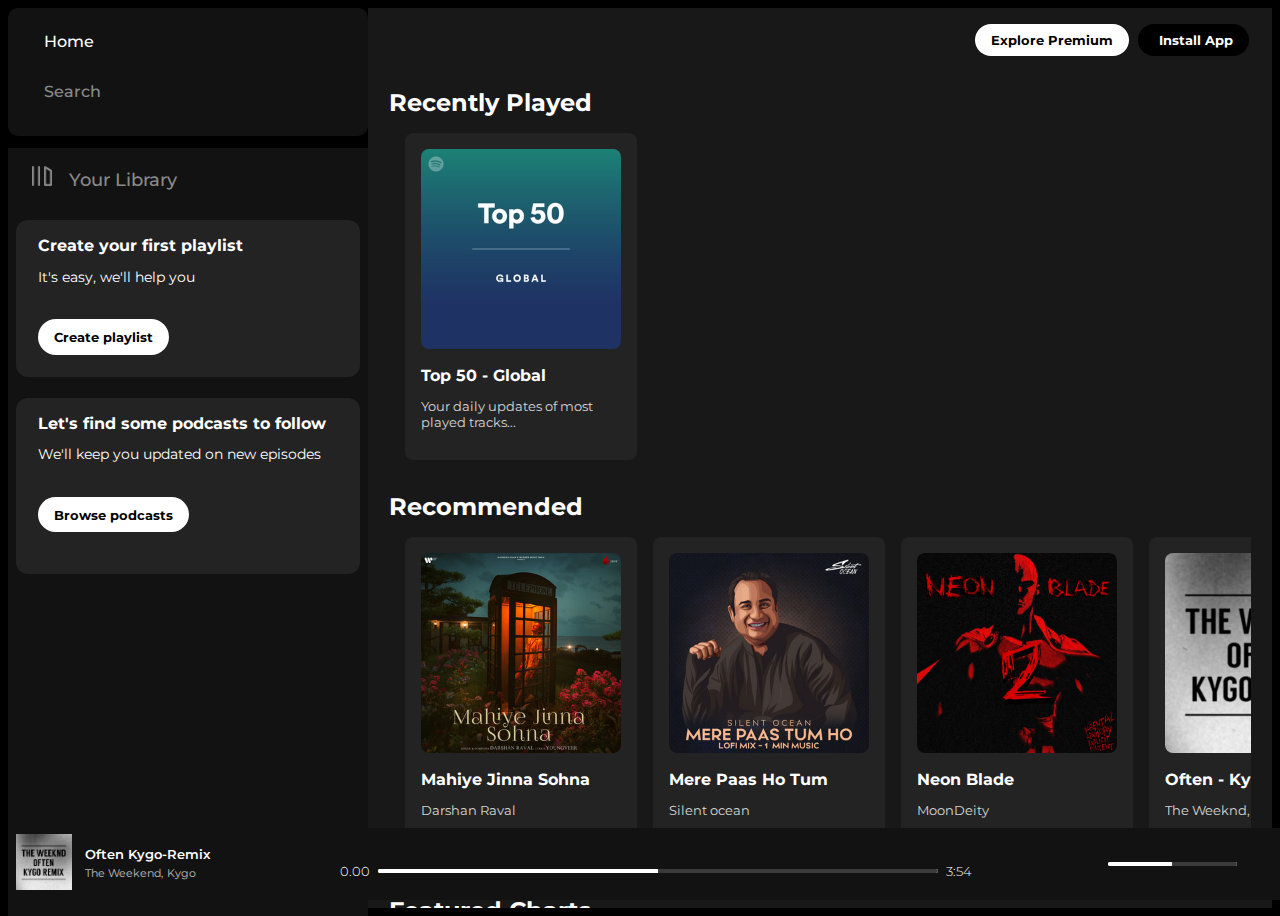
<file: project-2[Spotify clone]/index.html>
<!DOCTYPE html>
<html lang="en">
<head>
    <meta charset="UTF-8">
    <meta name="viewport" content="width=device-width, initial-scale=1.0">
    <title>Spotify - Web Player: Music for everyone</title>
    <link rel="icon" href="./assets/logo.png">
    <link rel="stylesheet" href="https://cdnjs.cloudflare.com/ajax/libs/font-awesome/6.6.0/css/all.min.css" integrity="sha512-Kc323vGBEqzTmouAECnVceyQqyqdsSiqLQISBL29aUW4U/M7pSPA/gEUZQqv1cwx4OnYxTxve5UMg5GT6L4JJg==" crossorigin="anonymous" referrerpolicy="no-referrer" />
    <link rel="preconnect" href="https://fonts.googleapis.com">
    <link rel="preconnect" href="https://fonts.gstatic.com" crossorigin>
    <link href="https://fonts.googleapis.com/css2?family=Montserrat:ital,wght@0,100..900;1,100..900&family=Playwrite+BE+VLG&display=swap" rel="stylesheet">
    <link rel="stylesheet" href="style.css">
</head>
<body>
    <div class="main">
        <div class="sidebar"> 
            <div class="first">
                <div class="icon">
                    <i class="fa-solid fa-house"></i>
                    Home
                </div>
                <div class="icon" id="itwo">
                    <i class="fa-solid fa-magnifying-glass" ></i>
                    Search</div>
            </div>

            <div class="library">
                <div class="secand">
                    <div class="text">
                        <img class="lib-img" src="./assets/library_icon.png">
                        Your Library
                    </div>

                    <div class="plus"><i class="fa-solid fa-plus"></i>
                    <i class="fa-solid fa-arrow-right-long"></i></div>
                </div>

                <div class="lib-box">
                    <div class="box">
                        <div class="box-b1">Create your first playlist</div>
                        <div class="box-b2">It's easy, we'll help you</div>
                        <button type="button" class="badge">Create playlist</button>
                    </div>
                    <div class="box1">
                        <div class="box-b1">Let's find some podcasts to follow</div>
                        <div class="box-b2">We'll keep you updated on new episodes</div>
                        <button type="button" class="badge">Browse podcasts</button>
                    </div>
                </div>
            </div>
        </div>
        <div class="main-content">
            <div class="nav">
                <div class="nav-div">
                    <div class="nav-icon">
                        <i class="fa-solid fa-angle-left"></i>
                        <i class="fa-solid fa-angle-right"></i>
                    </div>

                    <div class="nav-button">

                        <button type="button" class="badge nav-b">Explore Premium</button>
                        <button type="button" class="badge nav-b1"><i class="fa-regular fa-circle-down"></i>Install App</button>
                        <i class="fa-regular fa-user"></i>

                    </div>
                </div>
            </div>

            <div class="card-container">
                <h2 class="c-title">Recently Played</h2>
            
                <div class="card">
                    <img class="card-img" src="./assets/card1img.jpeg">
                    <p class="card-title">Top 50 - Global</p>
                    <p class="card-info">Your daily updates of most played tracks...</p>
                    <i class="fa-solid fa-circle-play c"></i>
                </div>

                <h2 class="c-title">Recommended</h2>
                <div class="cards-two">
                    
            
                    <div class="card">
                        <img class="card-img" src="./assets/card2img.jpeg">
                        <p class="card-title">Mahiye Jinna Sohna</p>
                        <p class="card-info">Darshan Raval</p>
                        <i class="fa-solid fa-circle-play c"></i>
                    </div>

                    
                
                    <div class="card">
                        <img class="card-img" src="./assets/card3img.jpeg">
                        <p class="card-title">Mere Paas Ho Tum</p>
                        <p class="card-info">Silent ocean</p>
                        <i class="fa-solid fa-circle-play c"></i>
                    </div>
                    
                    <div class="card">
                        <img class="card-img" src="./assets/card9img.jpg">
                        <p class="card-title">Neon Blade</p>
                        <p class="card-info">MoonDeity</p>
                        <i class="fa-solid fa-circle-play c"></i>
                    </div>

                    <div class="card">
                        <img class="card-img" src="./assets/card10img.jpg">
                        <p class="card-title">Often - Kygo Remix</p>
                        <p class="card-info">The Weeknd, Kygo</p>
                        <i class="fa-solid fa-circle-play c"></i>
                    </div>
                    
                
                    <div class="card">
                        <img class="card-img" src="./assets/card4img.jpeg">
                        <p class="card-title">Naa Ready</p>
                        <p class="card-info">Anirudh Ravinchander</p>
                        <i class="fa-solid fa-circle-play c"></i>
                    </div>
                </div>

                <h2 class="c-title">Featured Charts</h2>
                <div class="cards-two">
                    <div class="card">
                        <img class="card-img" src="./assets/card5img.jpeg">
                        <p class="card-title">Top Songs - Global</p>
                        <p class="card-info">Your daily updates of most played tracks...</p>
                        <i class="fa-solid fa-circle-play c"></i>
                    </div>

                    
                
                    <div class="card">
                        <img class="card-img" src="./assets/card6img.jpeg">
                        <p class="card-title">Top Songs - India</p>
                        <p class="card-info">Your daily updates of most played tracks...</p>
                        <i class="fa-solid fa-circle-play c"></i>
                    </div>
                    
                
                    <div class="card">
                        <img class="card-img" src="./assets/card1img.jpeg">
                        <p class="card-title">Top 50 - Global</p>
                        <p class="card-info">Your daily updates of most played tracks...</p>
                        <i class="fa-solid fa-circle-play c"></i>
                    </div>

                    <div class="card">
                        <img class="card-img" src="./assets/card7img.jpg">
                        <p class="card-title">Top 100 - Global</p>
                        <p class="card-info">Your daily updates of most played tracks...</p>
                        <i class="fa-solid fa-circle-play c"></i>
                    </div>


                    <div class="card">
                        <img class="card-img" src="./assets/card8img.jpg">
                        <p class="card-title">Hot 100 - Global</p>
                        <p class="card-info">Your daily updates of most played tracks...</p>
                        <i class="fa-solid fa-circle-play c"></i>
                    </div>


                    <div class="card">
                        <img class="card-img" src="./assets/card11img.jpg">
                        <p class="card-title">Top 50 - Global</p>
                        <p class="card-info">Your daily updates of most played tracks...</p>
                        <i class="fa-solid fa-circle-play c"></i>
                    </div>
                </div>
                
            </div>
            <div class="footer">
                <div class="line"></div>
            </div>
        
        </div>

        <!-- ---------------------------------------------Music Player------------------------------------------------------------------------ -->
        <div class="music">
            <div class="played">
                <div class="song">
                    <img src="./assets/card10img.jpg">
                </div>
                <div class="title">
                    <div>
                        <p class="m-title">Often Kygo-Remix</p>
                        <span class="m-info">The Weekend,</span> <span class="m-info">Kygo</span>
                    </div>
                    <div class="like">
                        <i class="fa-regular fa-heart"></i>
                    </div>
                </div>
            </div>

            <!-- --------------------------------------------- -->
            <div class="music-control">

                <div class="m-control">
                    <i class="fa-solid fa-shuffle"></i>
                    <i class="fa-solid fa-backward-step"></i>
                    <i id="play" class="fa-solid fa-circle-play "></i>
                    <i class="fa-solid fa-forward-step"></i>
                    <i class="fa-solid fa-repeat"></i>
                </div>
                <div class="m-slider">
                    <p class="initial-time">0.00</p>
                    <input type="range" class="m-player" min="0" max="100" step="1">
                    <p class="final-time" >3:54</p>
                </div>
            </div>




            <div class="adjust">
                <i class="fa-regular fa-square-caret-left"></i>
                <i class="fa-solid fa-microphone-lines"></i>
                <i class="fa-solid fa-bars"></i>
                <i class="fa-solid fa-laptop-file"></i>
                <div class="sound">
                    <i class="fa-solid fa-volume-low"></i>
                    <input type="range" min="0" max="100" step="1" class="volume">
                    
                </div>
                <i class="fa-solid fa-chalkboard"></i>
                <i class="fa-solid fa-up-right-and-down-left-from-center"></i>
            </div>
        </div>
    </div>
</body>
</html>
</file>
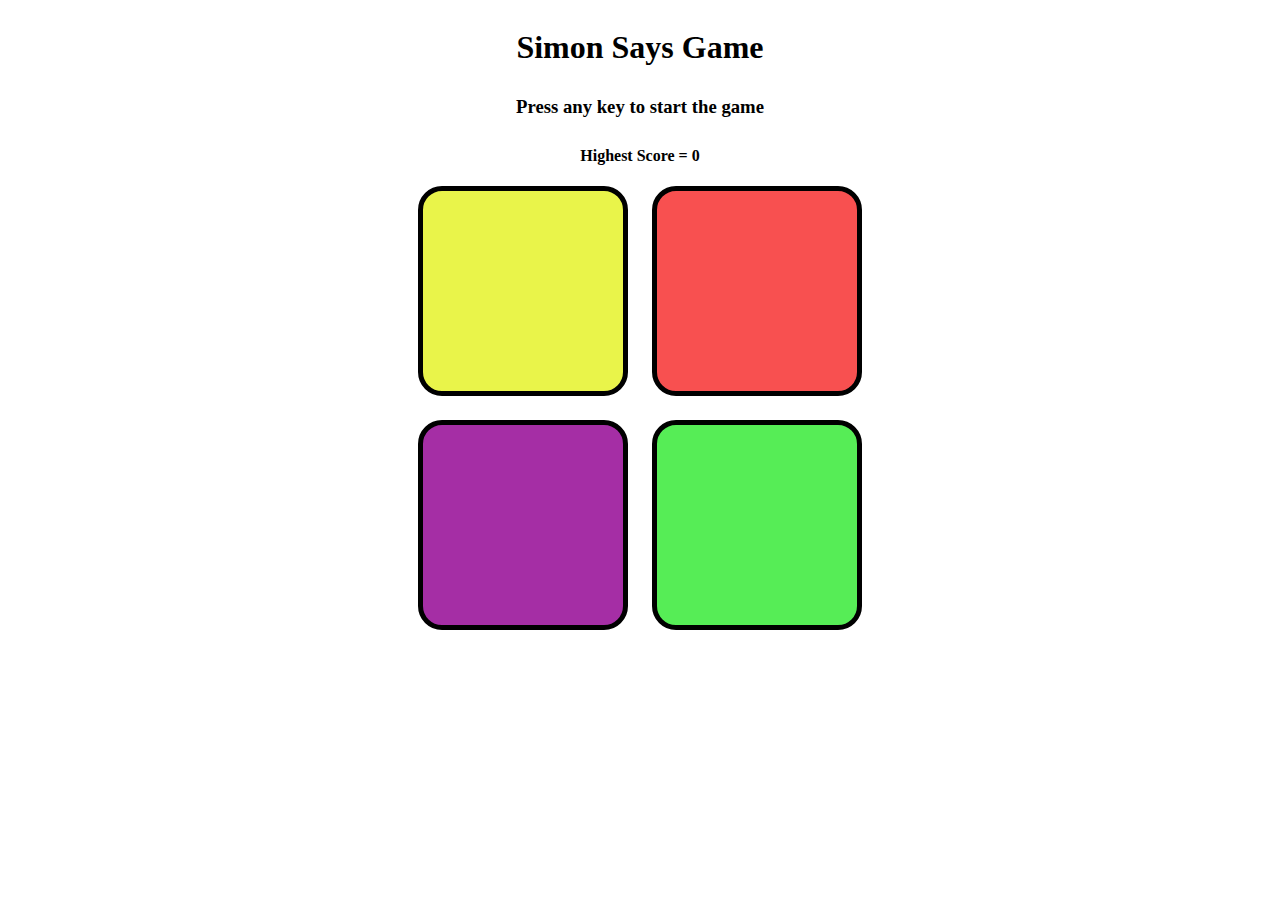
<file: project-3[Simon says Game]/simonSays.html>
<!DOCTYPE html>
<html lang="en">
<head>
    <meta charset="UTF-8">
    <meta name="viewport" content="width=device-width, initial-scale=1.0">
    <title>Simon Says</title>
    <link rel="stylesheet" href="simonSays.css">
</head>
<body>
    <h1>Simon Says Game</h1>
    
    <h3>Press any key to start the game</h3>
    <h4>Highest Score = 0</h4>
    <div class="btn-container">
        <div class="btn yellow" id="yellow"></div>
        <div class="btn red" id="red"></div>
        <div class="btn purple " id="purple"></div>
        <div class="btn green" id="green"></div>
    </div>

    <script src="simonSays.js"></script>
</body>
</html>
</file>
<file: project-2[Spotify clone]/style.css>
*{
    font-family: "Montserrat", sans-serif;
    margin:0;
    padding: 0;
   
}

.main{
    background-color: black;
    color: white;
    height: 100vh;
    overflow: hidden;
    display: flex;
    padding: 8px;
}


.sidebar{
    background-color: black;
    /* width: 360px; */
    width: 22.5rem;
    cursor: default;
}

.first{
    padding: 8px 12px;
    height: 112px;

    background-color: #121212;
    border-radius: 10px;
    font-weight: 500;

    margin-bottom: 0.75rem;
    
}
.icon{
    line-height: 40px;
    /* width: 316px; */
    padding: 4px 12px;
    cursor: pointer;
}
.icon i{
    font-size: 1.3rem;
    margin-right: 12px;
}

#itwo{
    opacity: 0.5;
    transition: 0.3s;
}

#itwo:hover{
    opacity: 1;
}
.lib-img{
    height: 20px;
    width: 20px;
    
    margin-right: 12px;
}

.library{
    background-color: #121212;
    height: 100%;
}

.secand{
    display: flex;
    flex-direction: row;
    align-items: baseline;
    line-height: 40px;
    padding: 8px 16px;
    font-weight: 500;
    justify-content: space-between;
    
   
    border-radius: 10px;
}
.text{
    /* width: 142px; */
    padding: 4px 8px;
    height: 100%;
    font-size: 1.15rem;
    opacity: 0.5;
    transition: 0.3s;
    cursor: pointer;
}

.plus i{
    padding:8px;
    opacity: 0.5;
    transition: 0.3s;
    cursor: pointer;
}

.text:hover{
    opacity: 1;
}


.plus i:hover{
    opacity: 1;
}

.lib-box{
    padding:0px 0.5rem 0.5rem;
}

.box{
    margin-top: 0.5rem;
    padding: 1rem 1.4rem;
    height: 7.8rem;
    background-color: #232323;
    border-radius: 0.75rem;
}

.box-b1{
    font-weight: 700;
    font-size: 1rem;
    
}

.box-b2{
    font-weight: 400;
    font-size:0.9rem;
    margin: 0.8rem 0;
}

.badge{
    border:none;
    background-color: #fff;
    padding: 0.25rem 1rem;
    border-radius: 100px;
    font-weight: 700;
    height: 2.2rem;
    margin-top: 1.3rem;
    width: fit-content;
    cursor: pointer;
    transition: 0.2s;
}

.badge:hover{
    transform: scale(1.05);
}
.box1{
    margin-top: 1.3rem;
    padding: 1rem 1.4rem;
    height: 9rem;
    background-color: #232323;
    border-radius: 0.75rem;
}

/* -------------------------------------------------------------Main Content------------------------------------------------------------------- */
.main-content{
    background-color:#181818;
    flex: 1;
    overflow-x: auto;
    cursor: default;
}

.main-content::-webkit-scrollbar{
    height: 15px;
}
.main-content::-webkit-scrollbar-thumb{
    background-color: #2a2a2a;
    border-radius: 10px;
}
.main-content::-webkit-scrollbar-thumb:hover{
    background-color: #3a3a3a;

}
.nav{
    position: sticky;
    top:0;
    background-color: #181818;
    display: flex;
    justify-content: space-between;
    align-items: center;
    height:4rem;
    cursor: default;
    z-index: 2;
    
}


.nav-icon i{
    font-size: 1.2rem;
    padding:1rem;
    cursor:not-allowed;
    
}
.nav-b{
    height: 32px;
    /* width:143px; */
    font-size:0.8rem;
    margin: 0;
}
.nav-b1{
    background-color: black;
    color: white;
    height: 32px;
    /* width:143px; */
    font-size:0.8rem;
    margin: 0 5px;
}

.nav-b1 i{
    padding:0 5px 0 0;
}
.nav-div{
    width:100%;
    display: flex;
    justify-content: space-between;
    align-items: center;
    height:2rem;
    padding:0 18px;

}
.nav-button i{
    opacity:0.5;
    animation: 0.3s;
    cursor: pointer;
}

.nav-button i:hover{
    opacity: 1;
    transform: scale(1.05);
}

.card{
    width: 200px;
    height: 295px;
    background-color: #232323;
    position:relative;
    padding:1rem;
    border-radius: 0.5rem;
    transition: 0.3s;
    cursor:pointer;
    flex-shrink: 0;
   
    
}
.c-title{
    display: inline-block;
    margin: 1rem 0;
    cursor: pointer;
}

.c-title:hover{
    text-decoration: solid white underline;
}
.card-img{
    width: 100%;
    border-radius: 0.5rem;
}

.card-container{
    padding:0 21px;
}
.card-title{
    font-weight: 700;
    margin: 0.8rem 0;
}
.card-info{
    margin: 0 0 0.8rem 0;
    font-size: 0.83rem;
    opacity: 0.8;
}

.card i{
    z-index: 2;
    font-size: 2.7rem;
    color: #1bd760;
    position: absolute;
    bottom: 109px;
    left:164px;
    opacity: 0;
    transition: all 0.3s ease-in;
}

.card:hover .c{
    bottom: 119px;
    left:164px;
    opacity: 1;
    filter: drop-shadow(0 3px 5px #12121287);
    
}

.card i:hover{
    transform: scale(1.09);
    /* box-shadow: 0 0 5px black; */
    
}

.cards-two{
    display: flex;
    /* flex-wrap:wrap; */
    overflow: hidden;
    

}
.cards-two:hover{
    overflow: auto;
}

.cards-two::-webkit-scrollbar{
    height: 8px;
}
.cards-two::-webkit-scrollbar-thumb{
    background-color: #121212;
    border-radius: 5px;
}

.cards-two::-webkit-scrollbar-thumb:hover{
    height: 10px;
    background-color: black;
}
.card:hover{
    background-color: #2a2a2a;
    box-shadow: 0 0 15px #2a2a2a;
    
}
.card{
    margin-left: 1rem;
    margin-bottom: 1rem;

}

.footer{
    height: 300px;
    /* width: 100%; */
    display: flex;
    justify-content: center;
    align-items: center;
}
.line{
    width:95%;  
    height: 30%;
    border-top:dotted 1px white;
    opacity: 0.3;
}

/* ------------------------------------------------------Music Player-------------------------------------------------------------------- */
.music{
    background-color: #121212;
    position: fixed;
    bottom: 0;
    width: 100%;
    height: 4.5rem;
    display:flex;
    height: 72px;
    z-index: 10;
    overflow: auto;
}

.played{
    width:25%;
    display: flex;
    /* justify-content: center; */
    align-items: center;
    padding: 0 0 0 8px;
    cursor: default;
    flex-shrink: 0;
    white-space: nowrap;
    
    
}

.song img{
    height: 3.5rem;

}
.title{
    display: flex;
    margin: 0.8rem;
}
.m-title {
    font-size: 0.8rem;
    font-weight: 600;
    cursor: pointer;
    
}
.m-title:hover{
    text-decoration: underline;

}

.m-info{
    font-size: 0.7rem;
    opacity: 0.7;
    margin: 0.3rem 0;
    cursor: pointer;
    /* transition: 0.3s; */
}
.m-info:hover{
    opacity: 1;
    text-decoration: underline;
    
}

.like{
    padding:0.3rem 0.9rem;
    /* align-self: center; */
    opacity: 0.5;
    transition: 0.3s;
    cursor: pointer;
}

.like:hover{
    opacity: 1;
    transform: scale(1.1);
}



/* ----------------------- */
.music-control{
    width:50%;
    display: flex;
    flex-direction: column;
    align-items: center;
    justify-content: center;
}

.m-control{
    display: flex;
    align-items: center;
    justify-content: center;

    width: 2rem;
}
.m-control i{
    font-size: 1.2rem;
    padding: 8px;
    margin: 0 0.5rem;
    opacity: 0.5;
    transition: 0.2s;
    cursor: pointer;
}

.m-control i:hover{
    opacity: 1;
    transform:scale(1.05)
}
#play{
    font-size: 2rem;
    margin:0 0.6rem;
    opacity: 1;
}
#play:hover{
    transform: scale(1.05);
}
.m-slider{
    display: flex;
    justify-content: center;
    align-items: center;
    margin-top: -2px;
}


.m-slider p{
    font-size: 0.8rem;
    font-weight: 300;
    padding: 0 0.5rem;
}
.m-player{
    appearance: none;
    width:35rem;
    height:0.25rem;
    border-radius: 0.5rem;
}

.m-player::-webkit-slider-runnable-track{
    height: 0.25rem;
    border-radius: 0.5rem;
    background: linear-gradient(to right, #fff 0%, #fff 50%, #3a3a3a 50%, #3a3a3a 100%);
}

.m-player:hover::-webkit-slider-runnable-track{
    background: linear-gradient(to right, #1bd760 0%, #1bd760 50%, #3a3a3a 50%, #3a3a3a 100%);
}
.m-player::-webkit-slider-thumb{
    opacity: 0;
    appearance: none;
    height: 0.8rem;
    width: 0.8rem;
    margin-top:-4px;
    background-color: #fff;
    border-radius: 50%;
}

.m-player:hover::-webkit-slider-thumb{
    opacity: 1;
}

.m-player:hover .m-player::-webkit-slider-thumb{
    background-color: #121212;
}

/* ---------------------------------------------------------------- */
.adjust{
    width: 25%;
    display:flex;
    justify-content: end;
    align-items: center;
    margin-right: 0.7rem;
}

.adjust i{
    font-size: 1.07rem;
    padding: 0.5rem;
    opacity:0.5;
    transition: 0.2s;
    cursor: pointer;
   
}

.sound{

    display: flex;
    padding-right:0.5rem;
    align-items: center;
}

.volume{
    appearance: none;
    height:0.25rem;
    border-radius: 0.5rem;
}
.volume::-webkit-slider-runnable-track{
    border-radius: 0.5rem;
    height: 0.25rem;
    background: linear-gradient(to right, #fff 0%, #fff 50%, #3a3a3a 50%, #3a3a3a 100%);
}

.sound:hover .volume::-webkit-slider-runnable-track{
    background: linear-gradient(to right, #1bd760 0%, #1bd760 50%, #3a3a3a 50%, #3a3a3a 100%);   
}
.volume::-webkit-slider-thumb{
    appearance: none;
    height:0.8rem;
    width:0.8rem;
    margin-top: -5px;
    border-radius: 50%;
    background-color: white;
    opacity:0;
}

.adjust i:hover{
    opacity: 1;
    /* transform: scale(1.01); */
}

.sound i:hover{
    transform: none;
}
.sound:hover .volume::-webkit-slider-thumb{
    opacity:1;
}
</file>
<file: project-3[Simon says Game]/simonSays.css>
body{
    text-align: center;
    display: flex;
    flex-direction: column;
    justify-content: center;
    align-items: center;
}

.btn-container{
    /* height: auto;
    width: 500px; */
    display: grid;
    grid-template-columns: auto auto;
    row-gap: 1.5rem;
    column-gap: 1.5rem;
    justify-content: center;
    align-items: center;
    
}

h3{
    font-weight: 600;
    margin: 8px;
}
h4{
    align-items: start;
    justify-content: start;
    /* margin: 8px; */
}

.btn{
    border: 5px solid black;
    border-radius: 1.5rem;
    height: 200px;
    width: 200px;
}

.yellow{
    background-color: rgb(233, 244, 74);
}

.red{
    background-color: rgb(248, 80, 80);
}

.purple{
    background-color: rgb(165, 46, 165);
}

.green{
    background-color: rgb(86, 237, 86);
}

.blink{
    background-color: white;
}

.selBlink{
    background-color: green;
}
</file>
